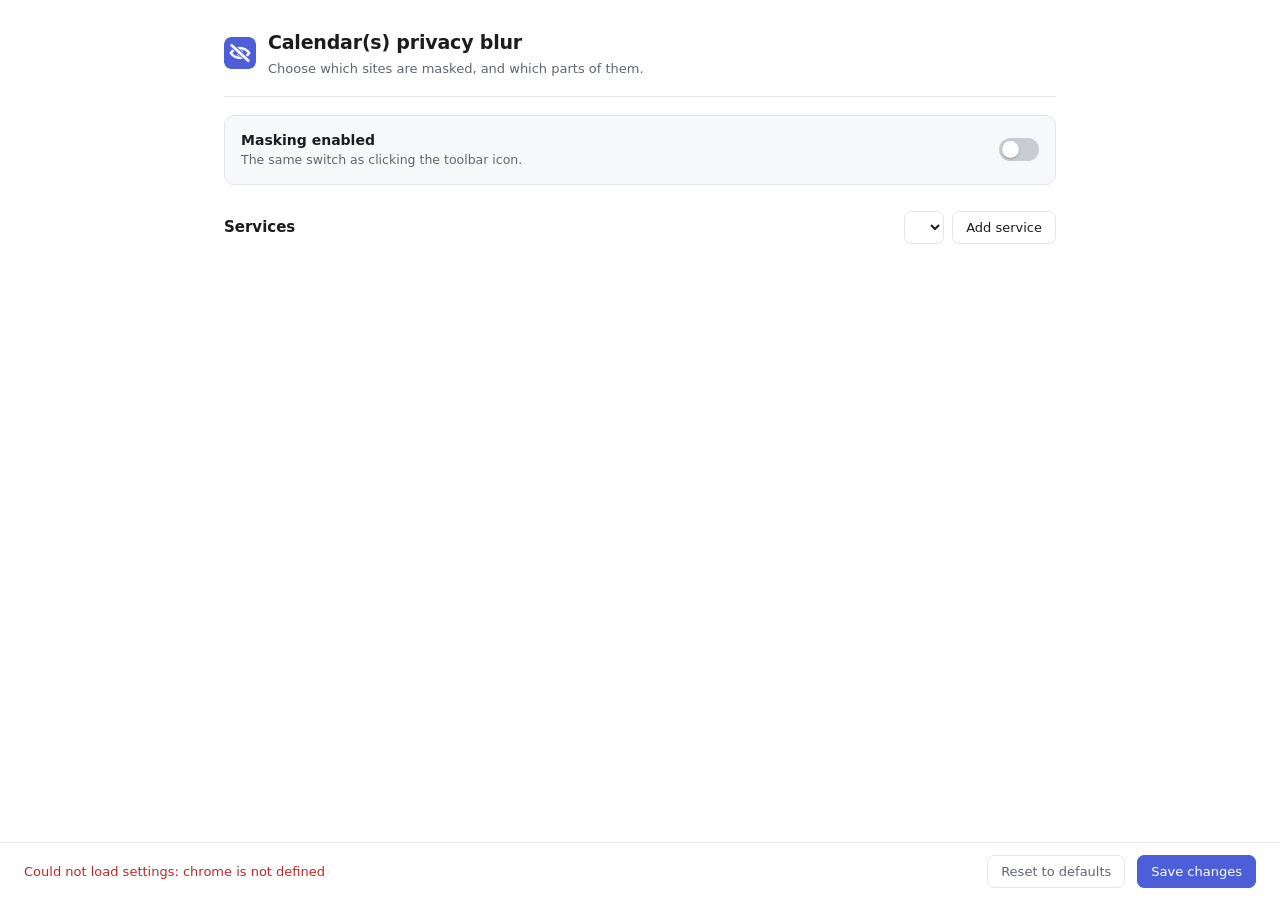
<file: src/options.html>
<!doctype html>
<html lang="en">
  <head>
    <meta charset="utf-8" />
    <title>Calendar(s) privacy blur — Settings</title>
    <link rel="stylesheet" href="options.css" />
  </head>
  <body>
    <header class="page-header">
      <img src="icons/icon48.png" alt="" width="32" height="32" class="page-header__mark" />
      <div>
        <h1>Calendar(s) privacy blur</h1>
        <p class="page-header__sub">
          Choose which sites are masked, and which parts of them.
        </p>
      </div>
    </header>

    <section class="panel">
      <label class="master" for="master-toggle">
        <span class="master__text">
          <span class="master__label">Masking enabled</span>
          <span class="master__hint" id="master-hint">
            The same switch as clicking the toolbar icon.
          </span>
        </span>
        <input type="checkbox" id="master-toggle" role="switch" class="switch__input" />
        <span class="switch__track" aria-hidden="true"><span class="switch__thumb"></span></span>
      </label>
    </section>

    <section>
      <div class="section-head">
        <h2>Services</h2>
        <div class="add-row">
          <label class="visually-hidden" for="preset-picker">Template</label>
          <select id="preset-picker"></select>
          <button type="button" id="add-service" class="btn">Add service</button>
        </div>
      </div>

      <div id="services"></div>
      <p class="empty" id="empty-state" hidden>
        No services yet. Add one above to start masking a site.
      </p>
    </section>

    <div class="actionbar">
      <div class="actionbar__status" id="status" role="status" aria-live="polite"></div>
      <button type="button" id="reset" class="btn btn--quiet">Reset to defaults</button>
      <button type="button" id="save" class="btn btn--primary">Save changes</button>
    </div>

    <template id="service-template">
      <article class="service">
        <header class="service__head">
          <label class="service__enable">
            <input type="checkbox" class="js-enabled" />
            <span class="visually-hidden">Service enabled</span>
          </label>
          <input type="text" class="service__name js-name" aria-label="Service name" />
          <span class="pill js-verified"></span>
          <button type="button" class="btn btn--danger js-remove">Remove</button>
        </header>

        <div class="service__grid">
          <label class="field">
            <span class="field__label">URLs</span>
            <span class="field__hint">
              One Chrome match pattern per line, <code>https</code> only, e.g.
              <code>https://calendar.example.com/*</code>
            </span>
            <textarea class="js-matches" rows="4" spellcheck="false"></textarea>
          </label>

          <label class="field">
            <span class="field__label">Mask these elements</span>
            <span class="field__hint">
              CSS selectors, one per line. The element's text and all text inside
              it is hidden.
            </span>
            <textarea class="js-mask" rows="4" spellcheck="false"></textarea>
          </label>

          <label class="field">
            <span class="field__label">Keep visible inside them</span>
            <span class="field__hint">
              Icons and glyphs that should stay readable, e.g. <code>svg</code>.
            </span>
            <textarea class="js-keep" rows="3" spellcheck="false"></textarea>
          </label>

          <details class="field field--wide">
            <summary>Extra CSS (advanced)</summary>
            <span class="field__hint">
              Appended verbatim to this service's stylesheet. Styling only — no
              scripts, and no <code>url()</code>, <code>image-set()</code> or
              <code>@import</code>, so it cannot fetch anything.
            </span>
            <textarea class="js-extra" rows="4" spellcheck="false"></textarea>
          </details>
        </div>

        <footer class="service__foot">
          <div class="service__perm js-perm"></div>
          <button type="button" class="btn btn--quiet js-test">Test on an open tab</button>
          <details class="service__css">
            <summary>Generated CSS</summary>
            <pre class="js-css"></pre>
          </details>
        </footer>

        <p class="service__errors js-errors" hidden></p>
      </article>
    </template>

    <script type="module" src="options.js"></script>
  </body>
</html>
</file>
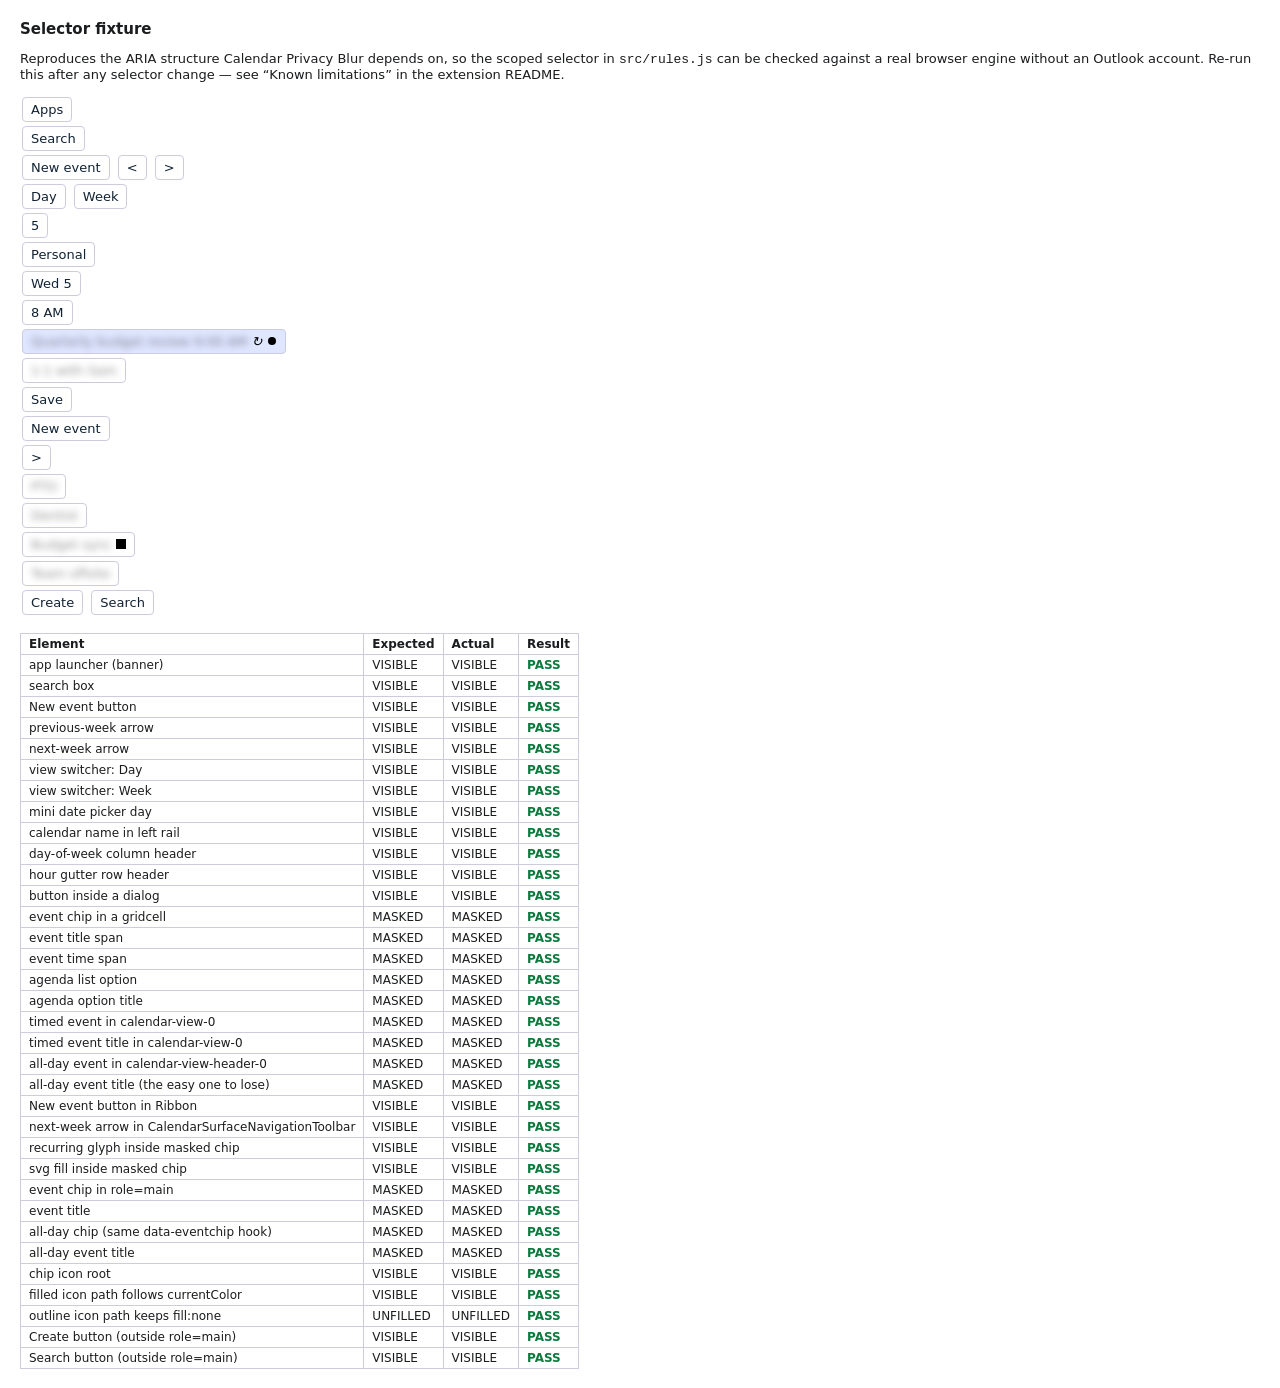
<file: tools/selector-fixture.html>
<!doctype html>
<html lang="en">
  <head>
    <meta charset="utf-8" />
    <title>Calendar Privacy Blur — selector fixture</title>

    <!-- The stylesheet is generated from the shipped rule, not a static file:
         selector-fixture.js imports src/rules.js, builds the Outlook Web
         service's CSS exactly as the extension would, and injects it before
         asserting. One source of truth for the selectors. -->

    <style>
      body { font: 13px system-ui, sans-serif; margin: 20px; color: #1b1c1e; }
      h2 { font-size: 13px; margin: 18px 0 6px; }
      [role="button"], [role="option"] { display: inline-block; padding: 4px 8px;
        border: 1px solid #ccd; border-radius: 4px; margin: 2px; color: #123; }
      .chip { background: #dfe6ff; }
      table.report { border-collapse: collapse; margin-top: 16px; font-size: 12px; }
      .report td, .report th { border: 1px solid #ccd; padding: 3px 8px; text-align: left; }
      .pass { color: #0a7a3d; font-weight: 600; }
      .fail { color: #c02626; font-weight: 600; }
    </style>
  </head>
  <body>
    <h1 style="font-size: 15px">Selector fixture</h1>
    <p>
      Reproduces the ARIA structure Calendar Privacy Blur depends on, so the
      scoped selector in <code>src/rules.js</code> can be checked against a
      real browser engine without an Outlook account. Re-run this after any
      selector change — see “Known limitations” in the extension README.
    </p>

    <!-- ============ app chrome: must NEVER be masked ============ -->

    <div role="banner">
      <div role="button" aria-label="App launcher" id="chrome-launcher">Apps</div>
      <div role="search"><div role="button" aria-label="Search" id="chrome-search">Search</div></div>
    </div>

    <div role="toolbar">
      <div role="button" aria-label="Create new event" id="chrome-new">New event</div>
      <div role="button" aria-label="Previous week" id="chrome-prev">&lt;</div>
      <div role="button" aria-label="Next week" id="chrome-next">&gt;</div>
    </div>

    <div role="tablist">
      <div role="button" aria-label="Day view" id="chrome-day">Day</div>
      <div role="button" aria-label="Week view" id="chrome-week">Week</div>
    </div>

    <!-- Left rail. The mini date picker is itself a grid, which is exactly why
         the scope requires [role="main"] and the guard excludes navigation. -->
    <div role="navigation">
      <div role="grid">
        <div role="row">
          <div role="gridcell">
            <div role="button" aria-label="August 5, 2026" id="chrome-minidate">5</div>
          </div>
        </div>
      </div>
      <div role="tree">
        <div role="button" aria-label="Calendar — Personal" id="chrome-calname">Personal</div>
      </div>
    </div>

    <!-- ============ calendar surface: must be masked ============ -->

    <main role="main">
      <div role="grid">
        <div role="row">
          <div role="columnheader">
            <div role="button" aria-label="Wednesday, August 5" id="grid-colheader">Wed 5</div>
          </div>
        </div>
        <div role="row">
          <div role="rowheader">
            <div role="button" aria-label="8 AM" id="grid-rowheader">8 AM</div>
          </div>
          <div role="gridcell">
            <div
              class="chip"
              role="button"
              aria-label="Quarterly budget review, 9:00 AM to 10:00 AM, Recurring"
              id="event-chip"
            >
              <span id="event-title">Quarterly budget review</span>
              <span id="event-time">9:00 AM</span>
              <i id="event-icon" data-icon-name="Recurring">&#8635;</i>
              <svg id="event-svg" width="10" height="10" viewBox="0 0 10 10">
                <circle id="event-svg-circle" cx="5" cy="5" r="4" fill="currentColor" />
              </svg>
            </div>
          </div>
        </div>
      </div>

      <!-- Agenda / list view -->
      <div role="listbox">
        <div role="option" aria-label="1:1 with Sam, 2:00 PM" id="agenda-option">
          <span id="agenda-title">1:1 with Sam</span>
        </div>
      </div>

      <!-- Dialog on top of the calendar: left alone deliberately. -->
      <div role="dialog">
        <div role="button" aria-label="Save" id="dialog-save">Save</div>
      </div>
    </main>

    <!-- ============================================================
         Outlook's real container hooks, transcribed from a live
         outlook.office.com work-week view. This is the branch that
         actually does the work; the ARIA scope above is a fallback.
         ============================================================ -->

    <div data-app-section="Ribbon">
      <!-- No "calendar" in the section name, so never in scope at all. -->
      <div role="button" aria-label="New event" id="ribbon-new">New event</div>
    </div>

    <div data-app-section="CalendarSurfaceNavigationToolbar" role="toolbar">
      <!-- The section name DOES contain "calendar", so this is in scope and is
           saved only by the role="toolbar" guard. That guard is load-bearing. -->
      <div role="button" aria-label="Go to next week" id="navtoolbar-next">&gt;</div>
    </div>

    <div data-app-section="CalendarModuleSurface">
      <!-- All-day events live in a section named "…header…". Excluding header
           sections silently unmasks them — see README, Known limitations. -->
      <div data-app-section="calendar-view-header-0">
        <div data-calitemid="AAkALgAAAAA1">
          <div role="button" aria-label="PTO — Aleksandrs" id="allday-chip">
            <span id="allday-title">PTO</span>
          </div>
        </div>
      </div>

      <div data-app-section="calendar-view-0">
        <div data-calitemid="AAkALgAAAAA2">
          <div role="button" aria-label="Dentist, 4:00 PM to 4:30 PM" id="appsection-chip">
            <span id="appsection-title">Dentist</span>
          </div>
        </div>
      </div>
    </div>

    <!-- ============================================================
         Google Calendar. Transcribed from a live calendar.google.com
         month view, with one simplification: the real page nests these
         in role="grid" / role="row" / role="gridcell", which is omitted
         here so the Outlook rule's selector cannot also match them and
         blur which service an assertion is actually testing. The Google
         selector does not depend on that nesting.
         ============================================================ -->
    <div role="main">
      <div data-eventchip data-eventid="a1" id="gcal-chip">
        <div role="button">
          <span id="gcal-title">Budget sync</span>
          <svg id="gcal-svg" width="10" height="10" viewBox="0 0 10 10">
            <!-- Google draws icons as a mix of filled and outline paths. The
                 outline one is the regression guard: a rule that forces
                 fill:currentColor turns it into a solid block. -->
            <path id="gcal-path-filled" d="M0 0h10v10H0z" fill="currentColor" />
            <path id="gcal-path-outline" d="M1 1h8v8H1z" fill="none" stroke="currentColor" />
          </svg>
        </div>
      </div>

      <!-- All-day events carry the same data-eventchip attribute as timed ones,
           so one selector covers both. No equivalent of Outlook's all-day trap. -->
      <div data-eventchip data-eventid="a2" id="gcal-allday">
        <div role="button"><span id="gcal-allday-title">Team offsite</span></div>
      </div>
    </div>

    <!-- Google app chrome: outside role="main", must never be masked. -->
    <div role="banner">
      <div role="button" aria-label="Create" id="gcal-create">Create</div>
      <div role="button" aria-label="Search" id="gcal-search">Search</div>
    </div>

    <table class="report" id="report">
      <thead>
        <tr><th>Element</th><th>Expected</th><th>Actual</th><th>Result</th></tr>
      </thead>
      <tbody></tbody>
    </table>

    <script type="module" src="selector-fixture.js"></script>
  </body>
</html>
</file>
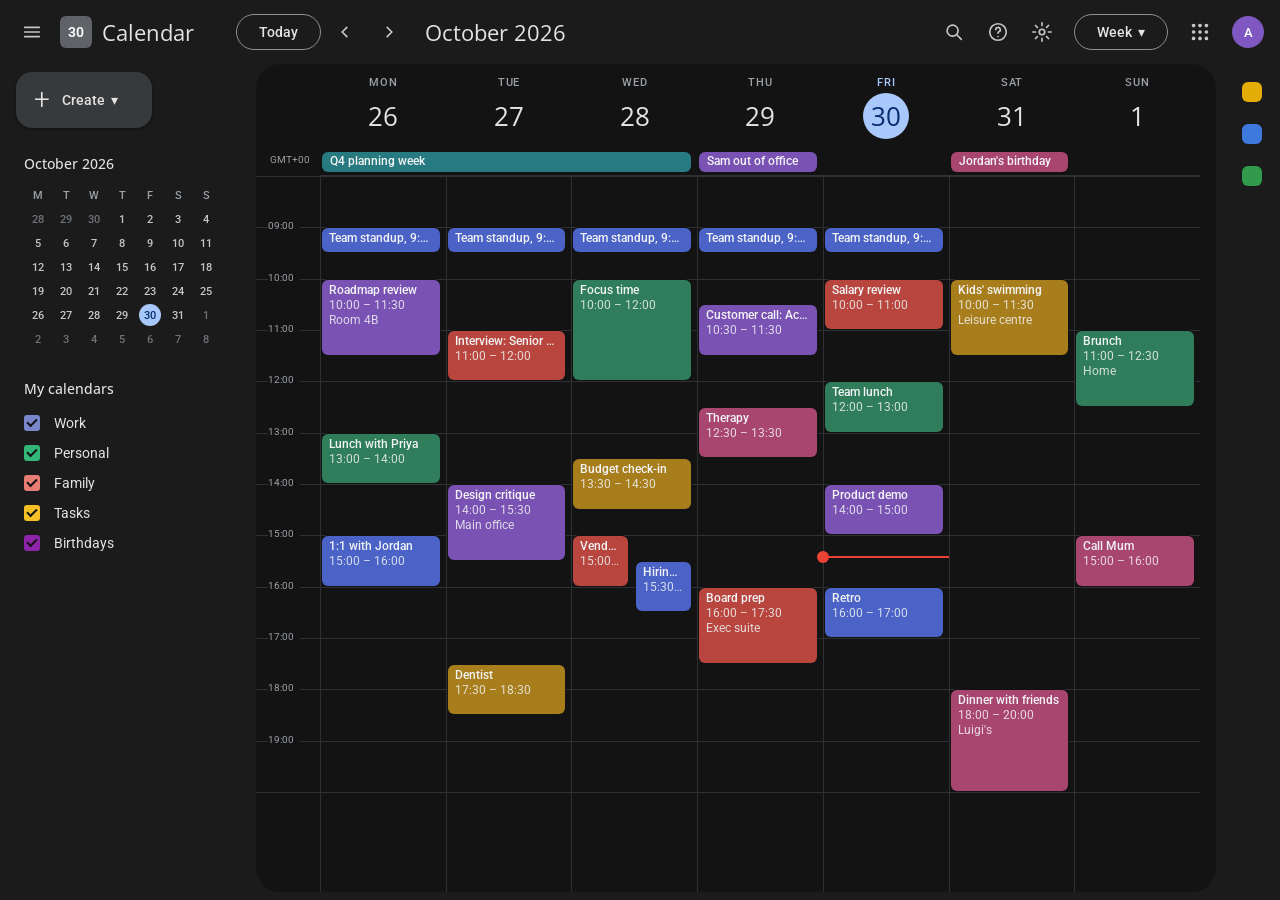
<file: assets/mock/google.html>
<!doctype html>
<!--
  A dark Google Calendar week view for store screenshots, 1280x800. Not a copy
  of Google's markup: it reproduces only the hooks the shipped rule depends on
  (`[role="main"] [data-eventchip]`), so `?masked` shows the real rule at work.
-->
<html lang="en">
<head>
<meta charset="utf-8">
<title>Google Calendar mock</title>
<link rel="stylesheet" href="https://fonts.googleapis.com/css2?family=Roboto:wght@400;500&family=Open+Sans:wght@400;500;600&display=block">
<style>
  :root { color-scheme: dark; --bg: #1b1b1b; --main: #131314; --line: #2f3033; --fg: #e3e3e3; --muted: #9aa0a6; --accent: #a8c7fa; }
  * { box-sizing: border-box; margin: 0; }
  html, body { width: 1280px; height: 800px; overflow: hidden; background: var(--bg); color: var(--fg);
               font: 13px "Roboto", system-ui, sans-serif; }
  svg { width: 22px; height: 22px; fill: none; stroke: #c4c7c5; stroke-width: 1.8; stroke-linecap: round; }
  .icon-btn { width: 40px; height: 40px; display: grid; place-items: center; border-radius: 50%; }

  header { position: absolute; left: 0; right: 0; top: 0; height: 64px; display: flex; align-items: center; padding: 0 16px 0 12px; gap: 4px; }
  .logo { display: flex; align-items: center; gap: 10px; margin: 0 38px 0 4px; font: 400 22px "Open Sans", sans-serif; color: #e3e3e3; }
  .logo b { width: 32px; height: 32px; border-radius: 6px; background: #5f6368; color: #fff; display: grid; place-items: center; font: 600 14px "Roboto"; }
  .pill { height: 36px; padding: 0 22px; border: 1px solid #8e918f; border-radius: 18px; display: grid; place-items: center; font-weight: 500; font-size: 14px; }
  .title { font: 400 22px "Open Sans", sans-serif; margin-left: 12px; }
  .spacer { flex: 1; }
  .avatar { width: 32px; height: 32px; border-radius: 50%; background: #7e57c2; color: #fff; display: grid; place-items: center; font-weight: 500; margin-left: 8px; }

  aside { position: absolute; left: 0; top: 64px; width: 256px; bottom: 0; padding: 8px 16px 0 16px; }
  .create { width: 136px; height: 56px; border-radius: 16px; background: #37393b; display: flex; align-items: center; gap: 12px; padding: 0 18px; font-weight: 500; font-size: 14px; box-shadow: 0 1px 3px rgba(0,0,0,.4); }
  .create span { font-size: 28px; font-weight: 300; line-height: 0; }
  .mini { margin: 26px 0 0 8px; }
  .mini h3 { font: 500 14px "Open Sans"; margin-bottom: 10px; }
  .mini table { border-collapse: collapse; font-size: 10.5px; color: #c4c7c5; }
  .mini td, .mini th { width: 28px; height: 24px; text-align: center; font-weight: 500; }
  .mini th { color: #9aa0a6; font-weight: 500; }
  .mini .out { color: #6f7378; }
  .mini .today span { display: inline-grid; place-items: center; width: 22px; height: 22px; border-radius: 50%; background: var(--accent); color: #062e6f; }
  .cals { margin: 28px 0 0 8px; }
  .cals h3 { font: 500 14px "Open Sans"; margin-bottom: 10px; }
  .cal { display: flex; align-items: center; gap: 14px; height: 30px; font-size: 14px; }
  .cal i { width: 16px; height: 16px; border-radius: 3px; display: grid; place-items: center; }
  .cal i::after { content: ""; width: 8px; height: 4px; border: solid #131314; border-width: 0 0 2px 2px; transform: rotate(-45deg) translate(1px, -1px); }

  .rail { position: absolute; right: 0; top: 64px; width: 56px; bottom: 0; display: flex; flex-direction: column; align-items: center; gap: 22px; padding-top: 18px; }
  .rail i { width: 20px; height: 20px; border-radius: 6px; opacity: .9; }

  main { position: absolute; left: 256px; right: 64px; top: 64px; bottom: 8px; background: var(--main); border-radius: 24px; overflow: hidden; }
  .heads { position: absolute; left: 64px; right: 16px; top: 0; height: 84px; display: grid; grid-template-columns: repeat(7, 1fr); }
  .head { display: flex; flex-direction: column; align-items: center; padding-top: 12px; border-left: 1px solid transparent; }
  .head small { font-size: 11px; font-weight: 500; letter-spacing: .8px; color: var(--muted); text-transform: uppercase; }
  .head b { width: 46px; height: 46px; margin-top: 4px; border-radius: 50%; display: grid; place-items: center; font: 400 26px "Open Sans"; }
  .head.today small { color: var(--accent); }
  .head.today b { background: var(--accent); color: #062e6f; }
  .allday { position: absolute; left: 64px; right: 16px; top: 84px; height: 28px; border-bottom: 1px solid var(--line); }
  .gmt { position: absolute; left: 14px; top: 90px; font-size: 10px; color: var(--muted); }
  .grid { position: absolute; left: 64px; right: 16px; top: 112px; bottom: 0; }
  .hour { position: absolute; left: -64px; right: 0; height: 0; border-top: 1px solid var(--line); }
  .hour span { position: absolute; left: 12px; top: -8px; font-size: 10px; color: var(--muted); background: var(--main); padding-right: 6px; }
  .col { position: absolute; top: 0; bottom: 0; border-left: 1px solid var(--line); }
  .now { position: absolute; height: 2px; background: #ea4335; z-index: 2; }
  .now::before { content: ""; position: absolute; left: -6px; top: -5px; width: 12px; height: 12px; border-radius: 50%; background: #ea4335; }

  [data-eventchip] { position: absolute; border-radius: 6px; padding: 3px 7px; overflow: hidden; color: #f1f3f4; font-size: 12px; line-height: 15px; box-shadow: 0 0 0 1px var(--main); }
  [data-eventchip] .t { font-weight: 500; white-space: nowrap; overflow: hidden; text-overflow: ellipsis; }
  [data-eventchip] .s { opacity: .85; white-space: nowrap; overflow: hidden; text-overflow: ellipsis; }
  .allday [data-eventchip] { top: 4px; height: 20px; padding: 2px 8px; }
</style>
</head>
<body>
  <header>
    <div class="icon-btn"><svg viewBox="0 0 24 24"><path d="M4 7h16M4 12h16M4 17h16"/></svg></div>
    <div class="logo"><b>30</b>Calendar</div>
    <div class="pill">Today</div>
    <div class="icon-btn"><svg viewBox="0 0 24 24"><path d="M14 7l-5 5 5 5"/></svg></div>
    <div class="icon-btn"><svg viewBox="0 0 24 24"><path d="M10 7l5 5-5 5"/></svg></div>
    <div class="title" id="title"></div>
    <div class="spacer"></div>
    <div class="icon-btn"><svg viewBox="0 0 24 24"><circle cx="10.5" cy="10.5" r="6"/><path d="M15 15l5 5"/></svg></div>
    <div class="icon-btn"><svg viewBox="0 0 24 24"><circle cx="12" cy="12" r="9"/><path d="M9.5 9.5a2.5 2.5 0 1 1 3.5 2.3c-.7.3-1 .9-1 1.6M12 17h.01"/></svg></div>
    <div class="icon-btn"><svg viewBox="0 0 24 24"><circle cx="12" cy="12" r="3"/><path d="M12 2v3M12 19v3M2 12h3M19 12h3M4.9 4.9l2.1 2.1M17 17l2.1 2.1M4.9 19.1L7 17M17 7l2.1-2.1"/></svg></div>
    <div class="pill" style="margin-left:8px">Week &nbsp;▾</div>
    <div class="icon-btn" style="margin-left:8px"><svg viewBox="0 0 24 24" style="fill:#c4c7c5;stroke:none"><circle cx="5" cy="5" r="2"/><circle cx="12" cy="5" r="2"/><circle cx="19" cy="5" r="2"/><circle cx="5" cy="12" r="2"/><circle cx="12" cy="12" r="2"/><circle cx="19" cy="12" r="2"/><circle cx="5" cy="19" r="2"/><circle cx="12" cy="19" r="2"/><circle cx="19" cy="19" r="2"/></svg></div>
    <div class="avatar">A</div>
  </header>

  <aside>
    <div class="create"><span>+</span>Create &nbsp;▾</div>
    <div class="mini"><h3 id="mini-title"></h3><table id="mini"></table></div>
    <div class="cals">
      <h3>My calendars</h3>
      <div class="cal"><i style="background:#7986cb"></i>Work</div>
      <div class="cal"><i style="background:#33b679"></i>Personal</div>
      <div class="cal"><i style="background:#e67c73"></i>Family</div>
      <div class="cal"><i style="background:#f6bf26"></i>Tasks</div>
      <div class="cal"><i style="background:#8e24aa"></i>Birthdays</div>
    </div>
  </aside>

  <div class="rail">
    <i style="background:#fbbc04"></i><i style="background:#4285f4"></i><i style="background:#34a853"></i>
  </div>

  <main role="main">
    <div class="heads" id="heads"></div>
    <div class="gmt">GMT+00</div>
    <div class="allday" id="allday"></div>
    <div class="grid" id="grid"></div>
  </main>

  <script type="module">
    import { WEEK, EVENTS, ALL_DAY } from "./events.js";
    import { applyMask } from "./mask.js";

    const COLORS = { blue: "#4b63c6", grape: "#7a52b3", sage: "#2f7d5b", tomato: "#b8463f",
                     banana: "#a87e1c", rose: "#a8466f", teal: "#277a80" };
    const $ = (id) => document.getElementById(id);
    const fmt = (h) => `${Math.floor(h)}:${String(Math.round((h % 1) * 60)).padStart(2, "0")}`;

    $("title").textContent = WEEK.month;
    $("mini-title").textContent = WEEK.month;

    // Mini month, Monday first.
    const first = new Date(2026, 9, 1);
    const lead = (first.getDay() + 6) % 7;
    let rows = "<tr>" + ["M", "T", "W", "T", "F", "S", "S"].map((d) => `<th>${d}</th>`).join("") + "</tr>";
    for (let w = 0; w < 6; w++) {
      rows += "<tr>";
      for (let d = 0; d < 7; d++) {
        const date = new Date(2026, 9, 1 + w * 7 + d - lead);
        const out = date.getMonth() !== 9;
        const today = !out && date.getDate() === 30;
        rows += `<td class="${out ? "out" : ""} ${today ? "today" : ""}"><span>${date.getDate()}</span></td>`;
      }
      rows += "</tr>";
    }
    $("mini").innerHTML = rows;

    $("heads").innerHTML = WEEK.days.map(([dow, n], i) =>
      `<div class="head ${i === WEEK.today ? "today" : ""}"><small>${dow}</small><b>${n}</b></div>`).join("");

    const grid = $("grid");
    const hours = WEEK.lastHour - WEEK.firstHour;
    // From the CSS box sizes, not measured: layout may not be final this early.
    const H = (800 - 64 - 8 - 112) / hours;
    const colW = (1280 - 256 - 64 - 64 - 16) / 7;

    for (let h = WEEK.firstHour; h <= WEEK.lastHour; h++) {
      const line = document.createElement("div");
      line.className = "hour";
      line.style.top = `${(h - WEEK.firstHour) * H}px`;
      if (h > WEEK.firstHour && h < WEEK.lastHour) line.innerHTML = `<span>${String(h).padStart(2, "0")}:00</span>`;
      grid.append(line);
    }
    for (let d = 0; d < 7; d++) {
      const col = document.createElement("div");
      col.className = "col";
      col.style.left = `${d * colW}px`;
      col.style.width = `${colW}px`;
      grid.append(col);
    }
    const now = document.createElement("div");
    now.className = "now";
    Object.assign(now.style, { left: `${WEEK.today * colW}px`, width: `${colW}px`, top: `${(WEEK.now - WEEK.firstHour) * H}px` });
    grid.append(now);

    for (const e of EVENTS) {
      const chip = document.createElement("div");
      chip.dataset.eventchip = "";
      chip.setAttribute("role", "button");
      const short = e.end - e.start <= 0.5;
      chip.innerHTML = short
        ? `<div class="t">${e.title}, ${fmt(e.start)}</div>`
        : `<div class="t">${e.title}</div><div class="s">${fmt(e.start)} – ${fmt(e.end)}</div>` +
          (e.where && e.end - e.start > 1 ? `<div class="s">${e.where}</div>` : "");
      Object.assign(chip.style, {
        background: COLORS[e.color],
        left: `${(e.day + (e.x ?? 0)) * colW + 2}px`,
        width: `${colW * (e.w ?? 1) - 8}px`,
        top: `${(e.start - WEEK.firstHour) * H + 1}px`,
        height: `${(e.end - e.start) * H - 2}px`,
      });
      grid.append(chip);
    }

    for (const e of ALL_DAY) {
      const chip = document.createElement("div");
      chip.dataset.eventchip = "";
      chip.setAttribute("role", "button");
      chip.innerHTML = `<div class="t">${e.title}</div>`;
      Object.assign(chip.style, {
        background: COLORS[e.color],
        left: `${e.day * colW + 2}px`,
        width: `${colW * (e.span ?? 1) - 8}px`,
      });
      $("allday").append(chip);
    }

    applyMask("google-calendar");
    document.documentElement.dataset.ready = "";
  </script>
</body>
</html>
</file>
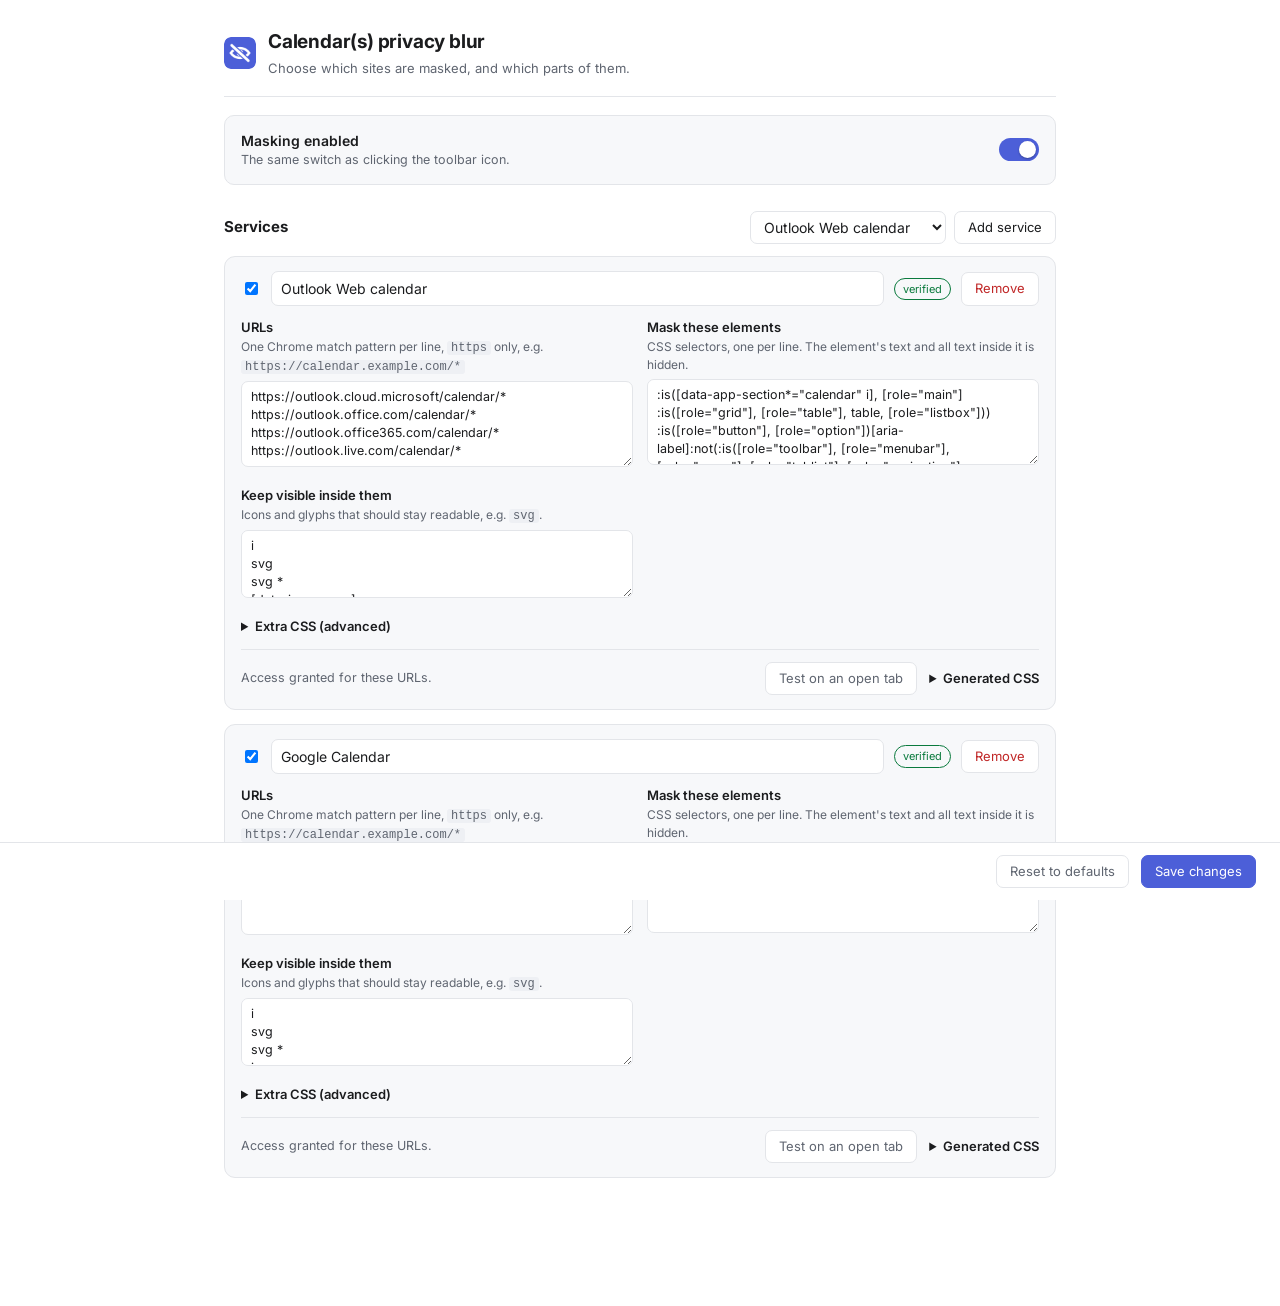
<file: assets/mock/options.html>
<!doctype html>
<!--
  The real settings page (src/options.html and options.js) outside the
  extension, for store screenshots. Stubs the few chrome.* calls it makes, then
  writes the shipped page in place of this one, so what renders is the code
  that ships with the default settings it starts from.
-->
<meta charset="utf-8">
<script type="module">
  // The shipped defaults with masking switched on, as the page looks in use.
  window.chrome = {
    storage: {
      local: { get: async () => ({ blurEnabled: true }), set: async () => {} },
      onChanged: { addListener() {} },
    },
    permissions: { contains: async () => true, request: async () => true },
    tabs: { query: async () => [] },
    scripting: { executeScript: async () => [{ result: null }] },
    runtime: { sendMessage: async () => {}, getManifest: () => ({}) },
  };

  const html = await (await fetch("../../src/options.html")).text();
  // The page's own font stack is system-ui, which differs per OS. Inter keeps
  // renders on macOS and the Linux CI runner identical.
  const head =
    '<base href="../../src/">' +
    '<link rel="stylesheet" href="https://fonts.googleapis.com/css2?family=Inter:wght@400;500;600&display=block">' +
    "<style>body, input, select, textarea, button { font-family: Inter, system-ui, sans-serif !important; }</style>";
  document.open();
  document.write(html.replace("<head>", `<head>${head}`));
  document.close();
</script>
</file>
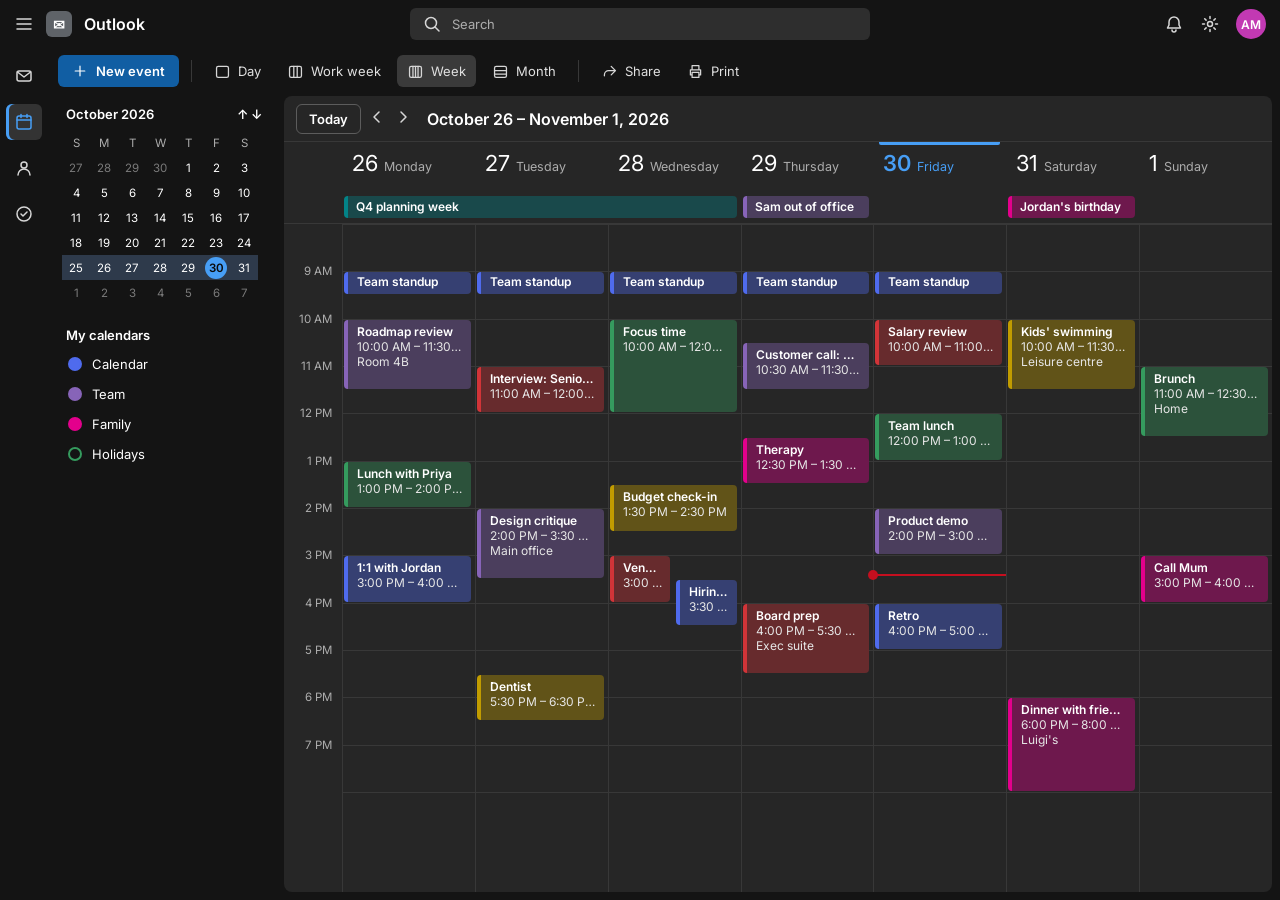
<file: assets/mock/outlook.html>
<!doctype html>
<!--
  A dark Outlook on the web week view for store screenshots, 1280x800. Not a
  copy of Microsoft's markup: it reproduces only the structure the shipped rule
  depends on — events as `[role="button"][aria-label]` inside
  `[data-app-section="calendar-view-…"]`, with toolbars, column headers and the
  hour gutter that the rule's guard must leave alone — so `?masked` shows the
  real rule at work.
-->
<html lang="en">
<head>
<meta charset="utf-8">
<title>Outlook mock</title>
<link rel="stylesheet" href="https://fonts.googleapis.com/css2?family=Inter:wght@400;500;600&display=block">
<style>
  :root { color-scheme: dark; --page: #141414; --card: #262626; --line: #383838; --fg: #ffffff; --muted: #adadad; --brand: #479ef5; }
  * { box-sizing: border-box; margin: 0; }
  html, body { width: 1280px; height: 800px; overflow: hidden; background: var(--page); color: var(--fg);
               font: 13px "Segoe UI", Inter, system-ui, sans-serif; }
  svg { width: 20px; height: 20px; fill: none; stroke: #d6d6d6; stroke-width: 1.5; stroke-linecap: round; stroke-linejoin: round; }
  [role="button"] { cursor: default; }

  .banner { position: absolute; left: 0; right: 0; top: 0; height: 48px; display: flex; align-items: center; padding: 0 14px; gap: 14px; }
  .app { font-weight: 600; font-size: 16px; display: flex; align-items: center; gap: 12px; }
  .app i { width: 26px; height: 26px; border-radius: 6px; background: #5f6368; display: grid; place-items: center; font: 700 14px Inter; font-style: normal; color: #fff; }
  .search { position: absolute; left: 50%; transform: translateX(-50%); width: 460px; height: 32px; border-radius: 6px; background: #2e2e2e;
            display: flex; align-items: center; gap: 10px; padding: 0 12px; color: var(--muted); }
  .banner .right { margin-left: auto; display: flex; gap: 16px; align-items: center; }
  .me { width: 30px; height: 30px; border-radius: 50%; background: #c239b3; display: grid; place-items: center; font-weight: 600; font-size: 12px; }

  .rail { position: absolute; left: 0; top: 48px; bottom: 0; width: 48px; display: flex; flex-direction: column; align-items: center; gap: 10px; padding-top: 10px; }
  .rail div { width: 36px; height: 36px; border-radius: 6px; display: grid; place-items: center; }
  .rail .on { background: #333; box-shadow: inset 3px 0 0 var(--brand); }
  .rail .on svg { stroke: var(--brand); }

  .ribbon { position: absolute; left: 48px; right: 8px; top: 48px; height: 46px; display: flex; align-items: center; gap: 6px; padding: 0 10px; }
  .new { height: 32px; padding: 0 14px; border-radius: 6px; background: #115ea3; color: #fff; font-weight: 600; display: flex; align-items: center; gap: 8px; }
  .new svg { stroke: #fff; width: 16px; height: 16px; }
  .sep { width: 1px; height: 22px; background: var(--line); margin: 0 6px; }
  .rb { height: 32px; padding: 0 10px; border-radius: 6px; display: flex; align-items: center; gap: 7px; color: #e0e0e0; }
  .rb svg { width: 17px; height: 17px; }
  .rb.sel { background: #3a3a3a; }

  .pane { position: absolute; left: 48px; top: 96px; width: 228px; bottom: 0; padding: 6px 14px; }
  .mini h3 { font-size: 13px; font-weight: 600; margin: 4px 0 8px 4px; display: flex; justify-content: space-between; }
  .mini table { border-collapse: collapse; font-size: 11.5px; }
  .mini td, .mini th { width: 28px; height: 25px; text-align: center; }
  .mini th { color: var(--muted); font-weight: 400; }
  .mini .out { color: #7a7a7a; }
  .mini .wk td { background: #2e3a4b; }
  .mini .today span { display: inline-grid; place-items: center; width: 22px; height: 22px; border-radius: 50%; background: var(--brand); color: #0a0a0a; font-weight: 600; }
  .tree { margin-top: 22px; }
  .tree h3 { font-size: 13px; font-weight: 600; margin: 0 0 6px 4px; }
  .cal { display: flex; align-items: center; gap: 10px; height: 30px; padding-left: 6px; font-size: 13px; }
  .cal i { width: 14px; height: 14px; border-radius: 50%; border: 2px solid; }

  .card { position: absolute; left: 284px; right: 8px; top: 96px; bottom: 8px; background: var(--card); border-radius: 8px; overflow: hidden; }
  .nav { height: 46px; display: flex; align-items: center; gap: 6px; padding: 0 12px; border-bottom: 1px solid var(--line); }
  .nav .today { height: 30px; padding: 0 12px; border: 1px solid #5c5c5c; border-radius: 6px; display: grid; place-items: center; font-weight: 600; }
  .nav h2 { font-size: 16px; font-weight: 600; margin-left: 8px; }

  .header { position: absolute; left: 0; right: 0; top: 46px; height: 82px; border-bottom: 1px solid var(--line); }
  .colhead { position: absolute; top: 0; height: 52px; padding: 8px 10px; display: flex; align-items: baseline; gap: 6px; }
  .colhead b { font-size: 22px; font-weight: 400; }
  .colhead span { color: var(--muted); font-size: 12.5px; }
  .colhead.today b { color: var(--brand); font-weight: 600; }
  .colhead.today span { color: var(--brand); }
  .colhead.today::after { content: ""; position: absolute; left: 6px; right: 6px; top: 0; height: 3px; background: var(--brand); border-radius: 0 0 2px 2px; }

  .body { position: absolute; left: 0; right: 0; top: 128px; bottom: 0; }
  .hours { position: absolute; left: 0; top: 0; bottom: 0; width: 58px; }
  .hours div { position: absolute; right: 10px; font-size: 11.5px; color: var(--muted); transform: translateY(-7px); }
  .line { position: absolute; left: 58px; right: 0; border-top: 1px solid var(--line); }
  .vcol { position: absolute; top: 0; bottom: 0; border-left: 1px solid var(--line); }
  .now { position: absolute; height: 2px; background: #c50f1f; z-index: 3; }
  .now::before { content: ""; position: absolute; left: -5px; top: -4px; width: 10px; height: 10px; border-radius: 50%; background: #c50f1f; }

  .ev { position: absolute; border-radius: 4px; padding: 4px 8px 4px 9px; overflow: hidden; font-size: 12px; line-height: 15px;
        border-left: 4px solid; color: #fff; }
  .ev .t { font-weight: 600; white-space: nowrap; overflow: hidden; text-overflow: ellipsis; }
  .ev .s { color: #e6e6e6; white-space: nowrap; overflow: hidden; text-overflow: ellipsis; }
  .header .ev { top: 54px; height: 22px; padding: 3px 8px; }
</style>
</head>
<body>
  <div class="banner" role="banner">
    <div class="app"><svg viewBox="0 0 20 20"><path d="M3 5h14M3 10h14M3 15h14"/></svg><i>✉</i>Outlook</div>
    <div class="search" role="search"><svg viewBox="0 0 20 20"><circle cx="9" cy="9" r="5.5"/><path d="M13 13l4 4"/></svg>Search</div>
    <div class="right">
      <svg viewBox="0 0 20 20"><path d="M10 3a5 5 0 0 0-5 5v3l-1.5 3h13L15 11V8a5 5 0 0 0-5-5zM8 16a2 2 0 0 0 4 0"/></svg>
      <svg viewBox="0 0 20 20"><circle cx="10" cy="10" r="2.5"/><path d="M10 2.5v2M10 15.5v2M2.5 10h2M15.5 10h2M4.7 4.7l1.4 1.4M13.9 13.9l1.4 1.4M4.7 15.3l1.4-1.4M13.9 6.1l1.4-1.4"/></svg>
      <div class="me">AM</div>
    </div>
  </div>

  <div class="rail" role="navigation">
    <div role="button" aria-label="Mail"><svg viewBox="0 0 20 20"><rect x="3" y="5" width="14" height="10" rx="2"/><path d="M3.5 6l6.5 5 6.5-5"/></svg></div>
    <div role="button" aria-label="Calendar" class="on"><svg viewBox="0 0 20 20"><rect x="3" y="4" width="14" height="13" rx="2"/><path d="M3 8h14M7 2.5v3M13 2.5v3"/></svg></div>
    <div role="button" aria-label="People"><svg viewBox="0 0 20 20"><circle cx="10" cy="7" r="3"/><path d="M4 17a6 6 0 0 1 12 0"/></svg></div>
    <div role="button" aria-label="To Do"><svg viewBox="0 0 20 20"><circle cx="10" cy="10" r="7"/><path d="M7 10l2 2 4-4"/></svg></div>
  </div>

  <div class="ribbon" role="toolbar">
    <div class="new" role="button" aria-label="New event"><svg viewBox="0 0 20 20"><path d="M10 4v12M4 10h12"/></svg>New event</div>
    <div class="sep"></div>
    <div class="rb" role="button" aria-label="Day"><svg viewBox="0 0 20 20"><rect x="3" y="4" width="14" height="13" rx="2"/></svg>Day</div>
    <div class="rb" role="button" aria-label="Work week"><svg viewBox="0 0 20 20"><rect x="3" y="4" width="14" height="13" rx="2"/><path d="M8 4v13M12 4v13"/></svg>Work week</div>
    <div class="rb sel" role="button" aria-label="Week"><svg viewBox="0 0 20 20"><rect x="3" y="4" width="14" height="13" rx="2"/><path d="M7 4v13M10 4v13M13 4v13"/></svg>Week</div>
    <div class="rb" role="button" aria-label="Month"><svg viewBox="0 0 20 20"><rect x="3" y="4" width="14" height="13" rx="2"/><path d="M3 9h14M3 13h14"/></svg>Month</div>
    <div class="sep"></div>
    <div class="rb" role="button" aria-label="Share"><svg viewBox="0 0 20 20"><path d="M12 4l5 5-5 5M17 9H9a5 5 0 0 0-5 5v1"/></svg>Share</div>
    <div class="rb" role="button" aria-label="Print"><svg viewBox="0 0 20 20"><path d="M6 7V3h8v4M6 14H4V8h12v6h-2M6 11h8v6H6z"/></svg>Print</div>
  </div>

  <div class="pane">
    <div class="mini"><h3><span id="mini-title"></span><span>↑ ↓</span></h3><table id="mini"></table></div>
    <div class="tree" role="tree">
      <h3>My calendars</h3>
      <div class="cal" role="treeitem"><i style="border-color:#4f6bed;background:#4f6bed"></i>Calendar</div>
      <div class="cal" role="treeitem"><i style="border-color:#8764b8;background:#8764b8"></i>Team</div>
      <div class="cal" role="treeitem"><i style="border-color:#e3008c;background:#e3008c"></i>Family</div>
      <div class="cal" role="treeitem"><i style="border-color:#359b5e"></i>Holidays</div>
    </div>
  </div>

  <div class="card">
    <div class="nav" role="toolbar">
      <div class="today" role="button" aria-label="Go to today">Today</div>
      <div role="button" aria-label="Previous week"><svg viewBox="0 0 20 20"><path d="M12 5l-5 5 5 5"/></svg></div>
      <div role="button" aria-label="Next week"><svg viewBox="0 0 20 20"><path d="M8 5l5 5-5 5"/></svg></div>
      <h2 id="range"></h2>
    </div>
    <div class="header" id="header" data-app-section="calendar-view-header-0"></div>
    <div class="body" id="body" data-app-section="calendar-view-0"><div class="hours" id="hours"></div></div>
  </div>

  <script type="module">
    import { WEEK, EVENTS, ALL_DAY } from "./events.js";
    import { applyMask } from "./mask.js";

    const COLORS = { blue: "#4f6bed", grape: "#8764b8", sage: "#359b5e", tomato: "#d13438",
                     banana: "#c19c00", rose: "#e3008c", teal: "#038387" };
    const LONG = { Mon: "Monday", Tue: "Tuesday", Wed: "Wednesday", Thu: "Thursday", Fri: "Friday", Sat: "Saturday", Sun: "Sunday" };
    const $ = (id) => document.getElementById(id);
    const ampm = (h) => {
      const hh = Math.floor(h), m = Math.round((h % 1) * 60);
      return `${((hh + 11) % 12) + 1}:${String(m).padStart(2, "0")} ${hh < 12 ? "AM" : "PM"}`;
    };
    const tint = (hex) => `color-mix(in srgb, ${hex} 38%, #262626)`;

    $("range").textContent = WEEK.range;
    $("mini-title").textContent = WEEK.month;

    // Mini month, Sunday first as Outlook shows it.
    const lead = new Date(2026, 9, 1).getDay();
    let rows = "<tr>" + ["S", "M", "T", "W", "T", "F", "S"].map((d) => `<th>${d}</th>`).join("") + "</tr>";
    for (let w = 0; w < 6; w++) {
      const inWeek = w === 4;
      rows += `<tr class="${inWeek ? "wk" : ""}">`;
      for (let d = 0; d < 7; d++) {
        const date = new Date(2026, 9, 1 + w * 7 + d - lead);
        const out = date.getMonth() !== 9;
        const today = !out && date.getDate() === 30;
        rows += `<td class="${out ? "out" : ""} ${today ? "today" : ""}" role="button" aria-label="${date.toDateString()}"><span>${date.getDate()}</span></td>`;
      }
      rows += "</tr>";
    }
    $("mini").innerHTML = rows;

    // From the CSS box sizes, not measured: layout may not be final this early.
    const GUTTER = 58;
    const cardW = 1280 - 284 - 8;
    const colW = (cardW - GUTTER) / 7;
    const hours = WEEK.lastHour - WEEK.firstHour;
    const H = (800 - 96 - 8 - 128) / hours;
    const x = (d) => GUTTER + d * colW;

    WEEK.days.forEach(([dow, n], i) => {
      const head = document.createElement("div");
      head.className = `colhead ${i === WEEK.today ? "today" : ""}`;
      head.setAttribute("role", "columnheader");
      head.setAttribute("aria-label", `${LONG[dow]}, ${n}`);
      head.innerHTML = `<b>${n}</b><span>${LONG[dow]}</span>`;
      Object.assign(head.style, { left: `${x(i)}px`, width: `${colW}px` });
      $("header").append(head);
    });

    const body = $("body");
    for (let h = WEEK.firstHour; h <= WEEK.lastHour; h++) {
      const top = (h - WEEK.firstHour) * H;
      const line = document.createElement("div");
      line.className = "line";
      line.style.top = `${top}px`;
      body.append(line);
      if (h > WEEK.firstHour && h < WEEK.lastHour) {
        const label = document.createElement("div");
        label.setAttribute("role", "rowheader");
        label.setAttribute("aria-label", ampm(h));
        label.textContent = `${((h + 11) % 12) + 1} ${h < 12 ? "AM" : "PM"}`;
        label.style.top = `${top}px`;
        $("hours").append(label);
      }
    }
    for (let d = 0; d < 7; d++) {
      const col = document.createElement("div");
      col.className = "vcol";
      Object.assign(col.style, { left: `${x(d)}px`, width: `${colW}px` });
      body.append(col);
    }
    const now = document.createElement("div");
    now.className = "now";
    Object.assign(now.style, { left: `${x(WEEK.today)}px`, width: `${colW}px`, top: `${(WEEK.now - WEEK.firstHour) * H}px` });
    body.append(now);

    const event = (e, label) => {
      const ev = document.createElement("div");
      ev.className = "ev";
      ev.setAttribute("role", "button");
      ev.setAttribute("aria-label", label);
      Object.assign(ev.style, { background: tint(COLORS[e.color]), borderLeftColor: COLORS[e.color] });
      return ev;
    };

    for (const e of EVENTS) {
      const ev = event(e, `${e.title}, ${ampm(e.start)} to ${ampm(e.end)}${e.where ? `, ${e.where}` : ""}`);
      const short = e.end - e.start <= 0.5;
      ev.innerHTML = short
        ? `<div class="t">${e.title}</div>`
        : `<div class="t">${e.title}</div><div class="s">${ampm(e.start)} – ${ampm(e.end)}</div>` +
          (e.where && e.end - e.start > 1 ? `<div class="s">${e.where}</div>` : "");
      Object.assign(ev.style, {
        left: `${x(e.day + (e.x ?? 0)) + 2}px`,
        width: `${colW * (e.w ?? 1) - 6}px`,
        top: `${(e.start - WEEK.firstHour) * H + 1}px`,
        height: `${(e.end - e.start) * H - 2}px`,
        padding: short ? "2px 8px 2px 9px" : "",
      });
      body.append(ev);
    }

    for (const e of ALL_DAY) {
      const ev = event(e, `${e.title}, all day`);
      ev.innerHTML = `<div class="t">${e.title}</div>`;
      Object.assign(ev.style, { left: `${x(e.day) + 2}px`, width: `${colW * (e.span ?? 1) - 6}px` });
      $("header").append(ev);
    }

    applyMask("outlook-web");
    document.documentElement.dataset.ready = "";
  </script>
</body>
</html>
</file>
<file: src/options.css>
/* Calendar Privacy Blur — settings page.
 * Follows the browser's light/dark scheme; no webfonts, no remote assets. */

:root {
  --bg: #ffffff;
  --panel: #f7f8fa;
  --fg: #1b1c1e;
  --muted: #5f6570;
  --line: #e3e5e9;
  --accent: #4c5fd8;
  --accent-fg: #ffffff;
  --track: #c9ccd3;
  --danger: #c02626;
  --ok: #0a7a3d;
  --warn: #9a6700;
  --code-bg: #eef0f4;
}

@media (prefers-color-scheme: dark) {
  :root {
    --bg: #1f2023;
    --panel: #26282c;
    --fg: #ecedef;
    --muted: #a0a5ae;
    --line: #34363b;
    --accent: #7c8cf0;
    --accent-fg: #16171a;
    --track: #4a4d55;
    --danger: #ff8a8a;
    --ok: #5fd39a;
    --warn: #e3b341;
    --code-bg: #2f3237;
  }
}

* { box-sizing: border-box; }

body {
  max-width: 880px;
  margin: 0 auto;
  padding: 28px 24px 120px;
  background: var(--bg);
  color: var(--fg);
  font: 14px/1.5 system-ui, "Segoe UI", sans-serif;
}

h1 { margin: 0; font-size: 19px; letter-spacing: -0.2px; }
h2 { margin: 0; font-size: 15px; }
code { background: var(--code-bg); border-radius: 3px; padding: 0 4px; font-size: 12px; }

.visually-hidden {
  position: absolute; width: 1px; height: 1px; overflow: hidden;
  clip: rect(0 0 0 0); white-space: nowrap;
}

.page-header {
  display: flex; align-items: center; gap: 12px;
  padding-bottom: 18px; border-bottom: 1px solid var(--line);
}
.page-header__mark { border-radius: 7px; flex: none; }
.page-header__sub { margin: 2px 0 0; color: var(--muted); font-size: 13px; }

/* --- master switch -------------------------------------------------------- */

.panel {
  margin: 18px 0 26px; padding: 14px 16px;
  background: var(--panel); border: 1px solid var(--line); border-radius: 10px;
}
.master { display: flex; align-items: center; gap: 14px; cursor: pointer; }
.master__text { flex: 1; }
.master__label { display: block; font-weight: 600; }
.master__hint { display: block; color: var(--muted); font-size: 12.5px; }

.switch__input {
  position: absolute; width: 1px; height: 1px; opacity: 0; pointer-events: none;
}
.switch__track {
  position: relative; flex: none; width: 40px; height: 23px;
  border-radius: 12px; background: var(--track); transition: background 120ms ease;
}
.switch__thumb {
  position: absolute; top: 3px; left: 3px; width: 17px; height: 17px;
  border-radius: 50%; background: #fff; box-shadow: 0 1px 2px rgb(0 0 0 / 0.3);
  transition: transform 120ms ease;
}
.switch__input:checked ~ .switch__track { background: var(--accent); }
.switch__input:checked ~ .switch__track .switch__thumb { transform: translateX(17px); }
.switch__input:focus-visible ~ .switch__track { outline: 2px solid var(--accent); outline-offset: 2px; }

@media (prefers-reduced-motion: reduce) {
  .switch__track, .switch__thumb { transition: none; }
}

/* --- services ------------------------------------------------------------- */

.section-head {
  display: flex; align-items: center; justify-content: space-between;
  gap: 12px; margin-bottom: 12px;
}
.add-row { display: flex; gap: 8px; }

select, input[type="text"], textarea {
  font: inherit; color: var(--fg); background: var(--bg);
  border: 1px solid var(--line); border-radius: 7px; padding: 6px 9px;
}
textarea {
  width: 100%; resize: vertical;
  font-family: ui-monospace, "Cascadia Mono", Consolas, monospace;
  font-size: 12.5px; line-height: 1.45;
}
input:focus-visible, textarea:focus-visible, select:focus-visible {
  outline: 2px solid var(--accent); outline-offset: 1px;
}

.service {
  border: 1px solid var(--line); border-radius: 11px;
  padding: 14px 16px; margin-bottom: 14px; background: var(--panel);
}
.service__head { display: flex; align-items: center; gap: 10px; margin-bottom: 12px; }
.service__enable { display: flex; align-items: center; }
.service__name { flex: 1; font-weight: 600; }

.pill {
  flex: none; font-size: 11px; padding: 2px 8px; border-radius: 999px;
  border: 1px solid var(--line); color: var(--muted); white-space: nowrap;
}
.pill--ok { color: var(--ok); border-color: currentColor; }
.pill--warn { color: var(--warn); border-color: currentColor; }

.service__grid { display: grid; grid-template-columns: 1fr 1fr; gap: 14px; }
.field { display: block; }
.field--wide { grid-column: 1 / -1; }
.field__label { display: block; font-weight: 600; font-size: 13px; }
.field__hint { display: block; color: var(--muted); font-size: 12px; margin-bottom: 5px; }

@media (max-width: 700px) {
  .service__grid { grid-template-columns: 1fr; }
}

details summary { cursor: pointer; font-weight: 600; font-size: 13px; }
.service__css pre {
  background: var(--code-bg); border-radius: 7px; padding: 10px;
  overflow-x: auto; font-size: 11.5px; margin: 8px 0 0; max-height: 260px;
}

.service__foot {
  display: flex; align-items: center; gap: 12px; flex-wrap: wrap;
  margin-top: 12px; padding-top: 12px; border-top: 1px solid var(--line);
}
.service__perm { flex: 1; min-width: 220px; font-size: 12.5px; color: var(--muted); }
.service__perm--needed { color: var(--warn); }
.service__css { margin-left: auto; }

.service__errors {
  margin: 10px 0 0; padding: 8px 10px; border-radius: 7px;
  background: color-mix(in srgb, var(--danger) 14%, transparent);
  color: var(--danger); font-size: 12.5px; white-space: pre-line;
  font-family: ui-monospace, "Cascadia Mono", Consolas, monospace;
}
/* Same box, used for test results rather than problems. */
.service__errors--info {
  background: color-mix(in srgb, var(--accent) 12%, transparent);
  color: var(--fg);
}

.empty { color: var(--muted); font-style: italic; }

/* --- buttons and action bar ---------------------------------------------- */

.btn {
  font: inherit; font-size: 13px; padding: 6px 13px; border-radius: 7px;
  border: 1px solid var(--line); background: var(--bg); color: var(--fg);
  cursor: pointer;
}
.btn:hover { border-color: var(--accent); }
.btn:focus-visible { outline: 2px solid var(--accent); outline-offset: 1px; }
.btn--primary { background: var(--accent); color: var(--accent-fg); border-color: var(--accent); }
.btn--quiet { color: var(--muted); }
.btn--danger { color: var(--danger); }

.actionbar {
  position: fixed; left: 0; right: 0; bottom: 0;
  display: flex; align-items: center; gap: 12px;
  padding: 12px 24px; background: var(--bg);
  border-top: 1px solid var(--line);
}
.actionbar > :first-child { flex: 1; }
.actionbar__status { font-size: 13px; color: var(--muted); }
.actionbar__status--ok { color: var(--ok); }
.actionbar__status--err { color: var(--danger); }
</file>
